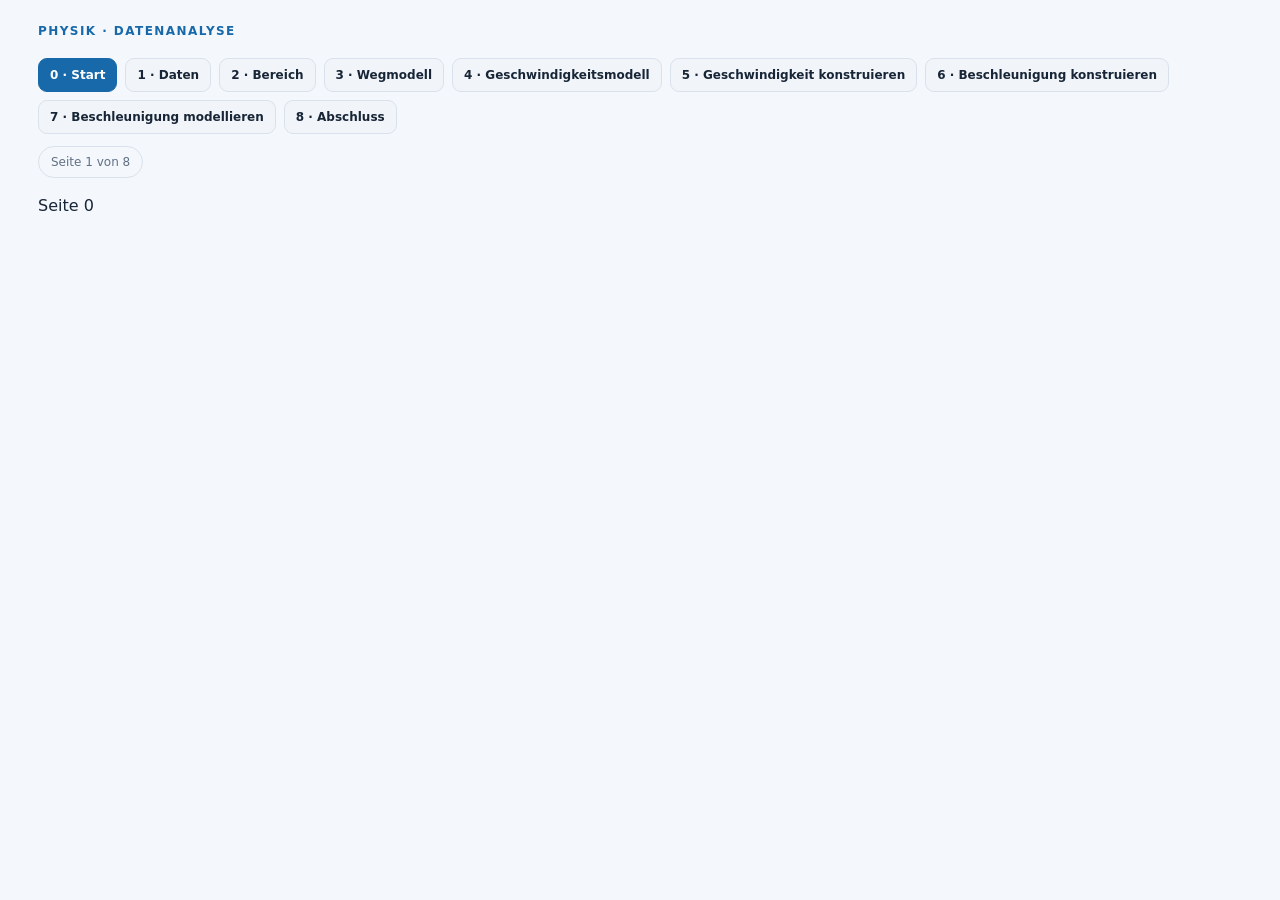
<file: kinetik/index.html>
<!doctype html>
<html lang="de">

  <head>
    <meta charset="utf-8">
    <meta name="viewport" content="width=device-width, initial-scale=1">
    <link rel="stylesheet" href="style.css">
    <title>Messdatenanalyse – Bewegungen</title>
  </head>
  <body>
    <div id="app">
        <header>
            <div class="eyebrow">Physik · Datenanalyse</div>
            <!--<p class="subtitle">Finde durch eigenes Experimentieren ein mathematisches Modell für deine Messwerte.</p>-->
        </header>
        <nav class="booknav" aria-label="Seiten der Messdatenanalyse">
            <div class="booksteps">
                <div class="bookstep"><button id="goPage0" aria-current="step">0 · Start</button></div>
                <div class="bookstep"><button id="goPage1">1 · Daten</button></div>
                <div class="bookstep"><button id="goPage2">2 · Bereich</button></div>
                <div class="bookstep"><button id="goPage3">3 · Wegmodell</button></div>
                <div class="bookstep"><button id="goPage4">4 · Geschwindigkeitsmodell</button></div>
                <div class="bookstep"><button id="goPage5">5 · Geschwindigkeit konstruieren</button></div>
                <div class="bookstep"><button id="goPage6">6 · Beschleunigung konstruieren</button></div>
                <div class="bookstep"><button id="goPage7">7 · Beschleunigung modellieren</button></div>
                <div class="bookstep"><button id="goPage8">8 · Abschluss</button></div>
            </div>
            <div class="pill" id="pageIndicator">Seite 1 von 8</div>
        </nav>
        <section include-html="page0.html" class="bookpage" id="page0"></section>
        <section include-html="page1.html" class="bookpage" id="page1" hidden></section>
        <section include-html="page2.html" class="bookpage" id="page2" hidden></section>
        <section include-html="page3.html" class="bookpage" id="page3" hidden></section>
        <section include-html="page4.html" class="bookpage" id="page4" hidden></section>
        <section include-html="page5.html" class="bookpage" id="page5" hidden></section>
        <section include-html="page6.html" class="bookpage" id="page6" hidden></section>
        <section include-html="page7.html" class="bookpage" id="page7" hidden></section>
        <section include-html="page8.html" class="bookpage" id="page8" hidden></section>
    </div>
  
    <script>
        function includeHTML() {
            var z, i, elmnt, file, xhttp;
            /* Loop through a collection of all HTML elements: */
            z = document.getElementsByTagName("*");
            for (i = 0; i < z.length; i++) {
            elmnt = z[i];
            /*search for elements with a certain atrribute:*/
            file = elmnt.getAttribute("include-html");
            if (file) {
                /* Make an HTTP request using the attribute value as the file name: */
                xhttp = new XMLHttpRequest();
                xhttp.onreadystatechange = function() {
                if (this.readyState == 4) {
                    if (this.status == 200) {elmnt.innerHTML = this.responseText;}
                    if (this.status == 404) {elmnt.innerHTML = "Page not found.";}
                    /* Remove the attribute, and call this function once more: */
                    elmnt.removeAttribute("include-html");
                    includeHTML();
                }
                }
                xhttp.open("GET", file, true);
                xhttp.send();
                /* Exit the function: */
                return;
            }
            }
        }

        
        (() => {
            const $ = id => document.getElementById(id);

            function showPage(n){
                /* Seite bei Klick auf Navbar anzeigen */
                activePage=n;
                [0,1,2,3,4,5,6,7,8].forEach(i=>{
                $('page'+i).hidden=i!==n;
                if($('goPage'+i))$('goPage'+i).setAttribute('aria-current',i===n?'step':'false');
                });
                $('pageIndicator').textContent=`Seite ${n} von 8`;
                /* Action bei Öffnen einer Seite*/
                //if(n===2)drawRegion();
                //if(n===3)refresh();
                //if(n===4)vRefresh();
                //if(n===5)drawTangent();
                //if(n===6)drawAccelerationConstruction();
                //if(n===7)refreshAccelerationFit();
                //if(n===8)drawSummary();
                window.scrollTo({top:0,behavior:'smooth'});
            }

            // EventListeners - Navbar
            $('goPage0').addEventListener('click',()=>showPage(0));
            $('goPage1').addEventListener('click',()=>showPage(1));
            //$('goPage2').addEventListener('click',()=>{data=allData.slice();showPage(2);});
            $('goPage2').addEventListener('click',()=>showPage(2));
            //$('goPage3').addEventListener('click',()=>{$('applyRegion').click();});
            $('goPage3').addEventListener('click',()=>showPage(3));
            $('goPage4').addEventListener('click',()=>showPage(4));
            $('goPage5').addEventListener('click',()=>showPage(5));
            $('goPage6').addEventListener('click',()=>showPage(6));
            $('goPage7').addEventListener('click',()=>showPage(7));
            $('goPage8').addEventListener('click',()=>showPage(8));

        })();
    </script>
</body>

<script>
  includeHTML();
</script>
</html>
</file>
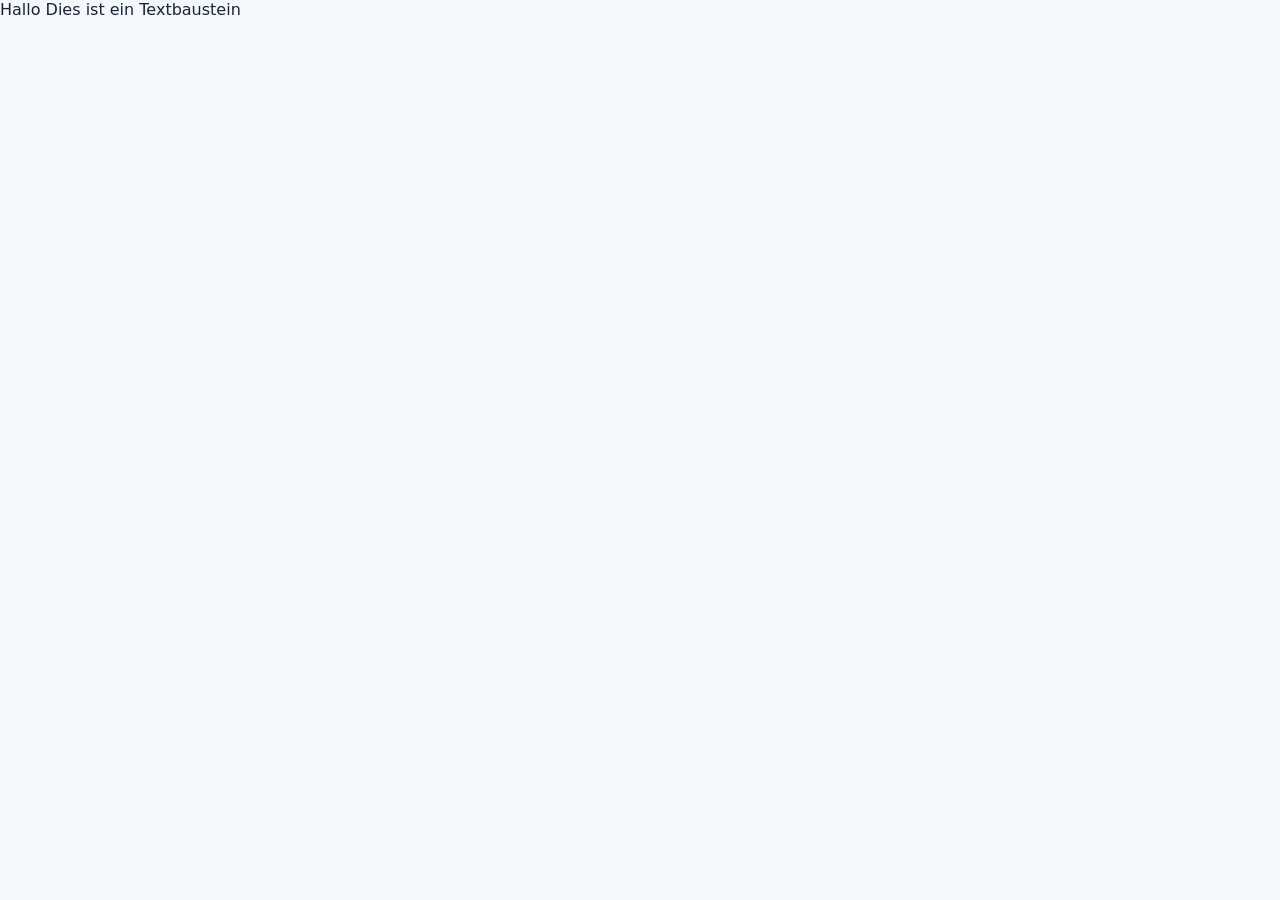
<file: kinetik/01-messdatenanalyse.html>
<html>
  <head>
    <link rel="stylesheet" href="style.css">
  </head>
  <body>
    <div w3-include-html="content.html"></div>
  </body>

<script>
  function includeHTML() {
    var z, i, elmnt, file, xhttp;
    /* Loop through a collection of all HTML elements: */
    z = document.getElementsByTagName("*");
    for (i = 0; i < z.length; i++) {
      elmnt = z[i];
      /*search for elements with a certain atrribute:*/
      file = elmnt.getAttribute("w3-include-html");
      if (file) {
        /* Make an HTTP request using the attribute value as the file name: */
        xhttp = new XMLHttpRequest();
        xhttp.onreadystatechange = function() {
          if (this.readyState == 4) {
            if (this.status == 200) {elmnt.innerHTML = this.responseText;}
            if (this.status == 404) {elmnt.innerHTML = "Page not found.";}
            /* Remove the attribute, and call this function once more: */
            elmnt.removeAttribute("w3-include-html");
            includeHTML();
          }
        }
        xhttp.open("GET", file, true);
        xhttp.send();
        /* Exit the function: */
        return;
      }
    }
  }
</script>
<script>
  includeHTML();
</script>
</html>
</file>
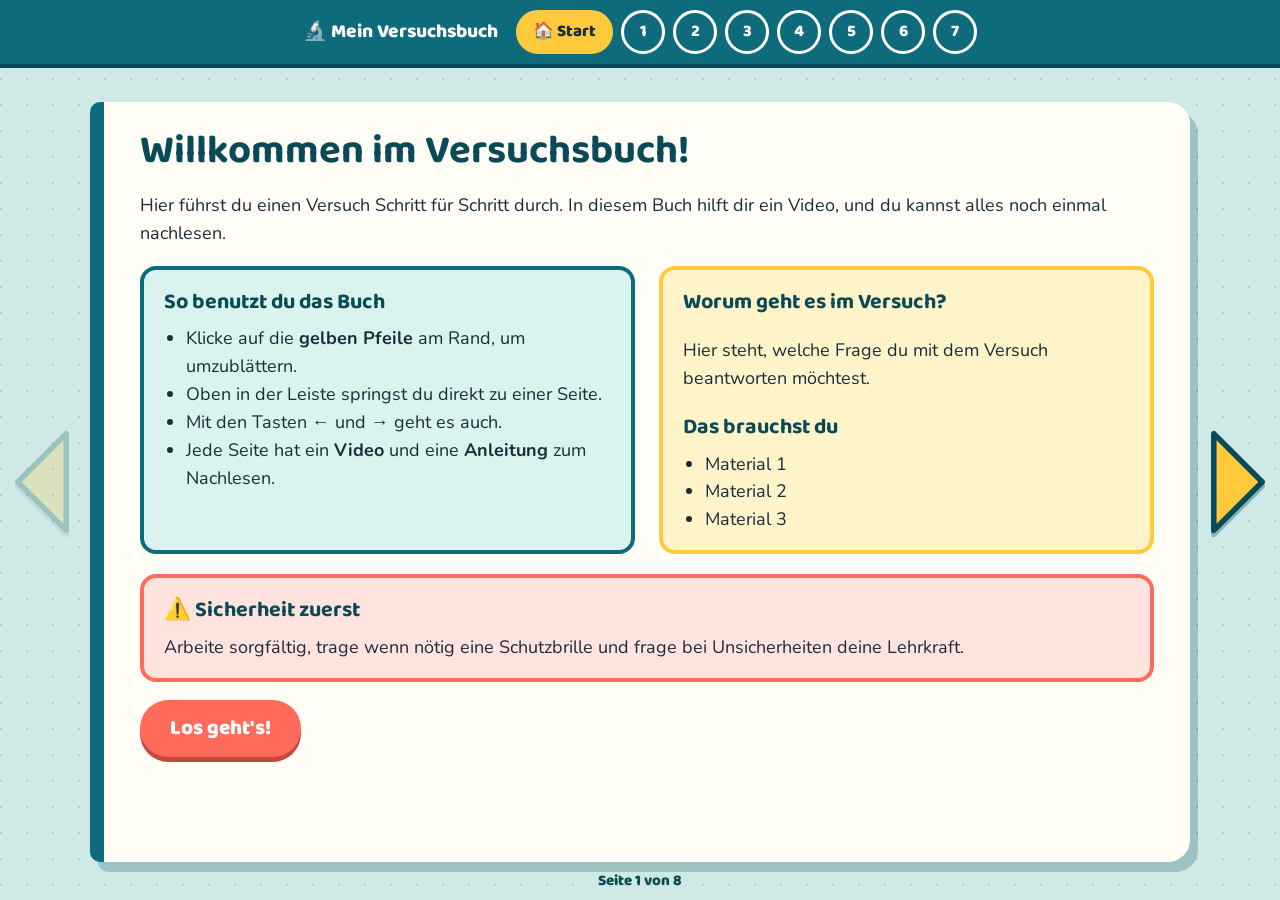
<file: Magnetismus/MagneteTeilen/versuchsbuch-vorlage-leer 2.html>
<!DOCTYPE html>
<html lang="de">
<head>
<meta charset="utf-8">
<meta name="viewport" content="width=device-width, initial-scale=1">
<title>Mein Versuchsbuch – Naturwissenschaften</title>
<link href="https://fonts.googleapis.com/css2?family=Baloo+2:wght@600;800&family=Nunito:wght@500;700&display=swap" rel="stylesheet">
<style>
:root{
  --teal:#0e6b7c; --teal-dark:#094a57; --sun:#ffc93c; --coral:#ff6b5b; --mint:#d9f3ee;
  --paper:#fffdf6; --ink:#1d2b3a; --desk:#cfeae6;
  --head:"Baloo 2","Arial Rounded MT Bold","Trebuchet MS",sans-serif;
  --body:"Nunito","Trebuchet MS",Verdana,sans-serif;
}
*{box-sizing:border-box}
html,body{height:100%;margin:0}
body{font-family:var(--body);color:var(--ink);background:var(--desk);
  background-image:radial-gradient(circle at 1px 1px,rgba(14,107,124,.18) 1.5px,transparent 0);background-size:26px 26px;
  display:flex;flex-direction:column;font-size:18px;line-height:1.55}

/* Navigation */
nav{background:var(--teal);padding:10px 14px;display:flex;gap:8px;align-items:center;justify-content:center;flex-wrap:wrap;box-shadow:0 4px 0 var(--teal-dark)}
nav .title{font-family:var(--head);font-weight:800;color:#fff;margin-right:10px;font-size:1.2rem}
nav button{font:inherit;font-family:var(--head);font-weight:800;font-size:1.05rem;min-width:44px;height:44px;padding:0 14px;border:3px solid #fff;border-radius:999px;background:transparent;color:#fff;cursor:pointer}
nav button:hover{background:rgba(255,255,255,.2)}
nav button[aria-current="page"]{background:var(--sun);color:var(--ink);border-color:var(--sun)}
button:focus-visible{outline:4px solid var(--coral);outline-offset:3px}

/* Buch */
main{flex:1;position:relative;display:flex;align-items:center;justify-content:center;padding:18px 90px;min-height:0}
.book{width:100%;max-width:1150px;height:100%;max-height:760px;background:var(--paper);border-radius:10px 22px 22px 10px;
  border-left:14px solid var(--teal);box-shadow:8px 10px 0 rgba(9,74,87,.25);overflow:auto;position:relative}
.page{display:none;padding:26px 36px 36px}
.page.active{display:block;animation:turn .35s ease-out}
@keyframes turn{from{opacity:0;transform:translateX(var(--dir,30px))}to{opacity:1;transform:none}}
@media (prefers-reduced-motion:reduce){.page.active{animation:none}}

h1,h2{font-family:var(--head);margin:0 0 .3em;line-height:1.15;color:var(--teal-dark)}
h1{font-size:2.5rem} h2{font-size:1.9rem}
.badge{display:inline-flex;align-items:center;justify-content:center;width:52px;height:52px;border-radius:50%;background:var(--coral);color:#fff;font-family:var(--head);font-weight:800;font-size:1.7rem;margin-right:12px;vertical-align:middle}
.step-head{display:flex;align-items:center;margin-bottom:16px}
.step-head h2{margin:0}

/* Schrittseiten */
.cols{display:grid;grid-template-columns:1.25fr 1fr;gap:26px;align-items:start}
.video-box{position:relative;background:var(--ink);border-radius:16px;border:4px solid var(--teal);overflow:hidden;aspect-ratio:16/9}
.video-box video{width:100%;height:100%;display:block;background:#000}
.video-box .empty{position:absolute;inset:0;display:flex;flex-direction:column;align-items:center;justify-content:center;color:#fff;font-family:var(--head);font-size:1.3rem;gap:6px;pointer-events:none}
.video-box .empty span{font-size:3rem}
.video-box.has-src .empty{display:none}
.todo{background:var(--mint);border-radius:16px;border:4px dashed var(--teal);padding:16px 22px;min-height:200px}
.todo h3{font-family:var(--head);margin:0 0 6px;font-size:1.35rem;color:var(--teal-dark)}
.todo ol{margin:0;padding-left:1.3em}
.todo li{margin-bottom:.5em}
.todo li::marker{color:var(--coral);font-weight:800}
.todo p.hint{color:#4a6a70;font-style:italic;margin:0}

.cols.no-video{grid-template-columns:1fr}
.safety{background:#ffe3df;border-radius:16px;border:4px solid var(--coral);padding:14px 22px;margin-top:18px}
.cols .safety{margin-top:16px}
.safety h3{font-family:var(--head);margin:0 0 6px;font-size:1.35rem;color:#a8342a}
.safety ul{margin:0;padding-left:1.2em}
.side{display:flex;flex-direction:column}
.side .todo{min-height:0}

/* Startseite */
.intro{display:grid;grid-template-columns:1fr 1fr;gap:24px}
.card{border-radius:16px;padding:16px 20px;border:4px solid var(--teal)}
.card.sun{background:#fff3c9;border-color:var(--sun)}
.card.mint{background:var(--mint)}
.card h3{font-family:var(--head);margin:0 0 6px;font-size:1.35rem;color:var(--teal-dark)}
.card ul,.card ol{margin:0;padding-left:1.2em}
.start-btn{margin-top:18px;font-family:var(--head);font-weight:800;font-size:1.3rem;background:var(--coral);color:#fff;border:0;border-radius:999px;padding:12px 30px;cursor:pointer;box-shadow:0 5px 0 #c24a3d}
.start-btn:active{transform:translateY(3px);box-shadow:0 2px 0 #c24a3d}

/* Pfeile */
.arrow{position:absolute;top:50%;transform:translateY(-50%);width:68px;height:110px;border:0;background:none;cursor:pointer;padding:0}
.arrow svg{width:100%;height:100%;filter:drop-shadow(0 4px 0 rgba(9,74,87,.35));transition:transform .15s}
.arrow polygon{fill:var(--sun);stroke:var(--teal-dark);stroke-width:5;stroke-linejoin:round}
.arrow:hover svg{transform:scale(1.12)}
.arrow:disabled{opacity:.25;cursor:default}.arrow:disabled svg{transform:none}
.arrow.prev{left:8px}.arrow.next{right:8px}
.counter{position:absolute;bottom:6px;left:0;right:0;text-align:center;font-family:var(--head);font-weight:800;color:var(--teal-dark);font-size:.95rem;pointer-events:none}

@media (max-width:820px){
  body{font-size:16px}
  main{padding:10px 48px}
  .arrow{width:42px;height:76px}.arrow.prev{left:2px}.arrow.next{right:2px}
  .cols,.intro{grid-template-columns:1fr}
  .page{padding:18px 18px 28px}h1{font-size:1.9rem}h2{font-size:1.5rem}
  nav .title{width:100%;text-align:center;margin:0}
}
</style>
</head>
<body>

<nav id="nav" aria-label="Seitennavigation"><span class="title">🔬 Mein Versuchsbuch</span></nav>

<main>
  <button class="arrow prev" id="prev" aria-label="Vorherige Seite"><svg viewBox="0 0 60 100"><polygon points="52,6 52,94 8,50"/></svg></button>

  <div class="book" id="book">

    <!-- ===== SEITE 0: START ===== -->
    <section class="page" data-title="Start">
      <h1>Willkommen im Versuchsbuch!</h1>
      <p>Hier führst du einen Versuch Schritt für Schritt durch. In diesem Buch hilft dir ein Video, und du kannst alles noch einmal nachlesen.</p>
      <div class="intro">
        <div class="card mint">
          <h3>So benutzt du das Buch</h3>
          <ul>
            <li>Klicke auf die <b>gelben Pfeile</b> am Rand, um umzublättern.</li>
            <li>Oben in der Leiste springst du direkt zu einer Seite.</li>
            <li>Mit den Tasten ← und → geht es auch.</li>
            <li>Jede Seite hat ein <b>Video</b> und eine <b>Anleitung</b> zum Nachlesen.</li>
          </ul>
        </div>
        <div class="card sun">
          <h3>Worum geht es im Versuch?</h3>
          <!-- HIER: Beschreibung des Versuchs und der Fragestellung eintragen -->
          <p>Hier steht, welche Frage du mit dem Versuch beantworten möchtest.</p>
          <h3>Das brauchst du</h3>
          <!-- HIER: Materialliste anpassen -->
          <ul><li>Material 1</li><li>Material 2</li><li>Material 3</li></ul>
        </div>
      </div>
      <div class="card" style="margin-top:20px;background:#ffe3df;border-color:var(--coral)">
        <h3>⚠️ Sicherheit zuerst</h3>
        <!-- HIER: Sicherheitshinweise anpassen -->
        <p style="margin:0">Arbeite sorgfältig, trage wenn nötig eine Schutzbrille und frage bei Unsicherheiten deine Lehrkraft.</p>
      </div>
      <button class="start-btn" data-go="1">Los geht's!</button>
    </section>

    <!-- ===== SEITEN 1–7: ARBEITSSCHRITTE (werden per Skript erzeugt) ===== -->
  </div>

  <button class="arrow next" id="next" aria-label="Nächste Seite"><svg viewBox="0 0 60 100"><polygon points="8,6 8,94 52,50"/></svg></button>
  <div class="counter" id="counter"></div>
</main>

<script>
/* =====================================================================
   HIER BEARBEITEN: Für jeden der 7 Arbeitsschritte
   - title:      Überschrift der Seite
   - mitVideo:   true = Seite hat ein Video, false = Seite ohne Video
   - video:      Pfad oder Link zum Video (z. B. "videos/schritt1.mp4"),
                 wird nur genutzt, wenn mitVideo true ist
   - steps:      Liste der Arbeitsschritte (Text, HTML wie <b> ist erlaubt)
   - sicherheit: Liste der Sicherheitsanweisungen (leer lassen = kein Kasten)
   ===================================================================== */
const SCHRITTE = [
  { title: "Schritt 1", mitVideo: true, video: "", steps: [], sicherheit: [] },
  { title: "Schritt 2", mitVideo: true, video: "", steps: [], sicherheit: [] },
  { title: "Schritt 3", mitVideo: true, video: "", steps: [], sicherheit: [] },
  { title: "Schritt 4", mitVideo: true, video: "", steps: [], sicherheit: [] },
  { title: "Schritt 5", mitVideo: true, video: "NW-MagneteTeilen.mp4", steps: ["Hier sollen keine Sicherheitshinweise angezeigt werden."], sicherheit: [] },
  { title: "Schritt 6", mitVideo: true, video: "NW-MagneteTeilen.mp4", steps: ["Dieser Schritt ist wichtig", "Dieser Schritt ist wichtiger"], sicherheit: ["Wir achten auf Sicherheit"] },
  { title: "Schritt 7", mitVideo: false, video: "", steps: [], sicherheit: [] }
];

const book = document.getElementById('book');
const nav = document.getElementById('nav');

SCHRITTE.forEach((s, i) => {
  const sec = document.createElement('section');
  sec.className = 'page';
  sec.dataset.title = String(i + 1);
  const mitVideo = s.mitVideo !== false;
  const list = s.steps.length
    ? '<ol>' + s.steps.map(t => '<li>' + t + '</li>').join('') + '</ol>'
    : '<p class="hint">Hier stehen die Anweisungen für diesen Arbeitsschritt.</p>';
  const safety = (s.sicherheit && s.sicherheit.length)
    ? '<div class="safety"><h3>⚠️ Sicherheit</h3><ul>' + s.sicherheit.map(t => '<li>' + t + '</li>').join('') + '</ul></div>'
    : '';
  const video = mitVideo
    ? '<div class="video-box' + (s.video ? ' has-src' : '') + '">' +
        '<video controls preload="metadata"' + (s.video ? ' src="' + s.video + '"' : '') + '></video>' +
        '<div class="empty"><span>🎬</span>Hier kommt das Video</div></div>'
    : '';
  sec.innerHTML =
    '<div class="step-head"><span class="badge">' + (i + 1) + '</span><h2>' + s.title + '</h2></div>' +
    '<div class="cols' + (mitVideo ? '' : ' no-video') + '">' + video +
      '<div class="side"><div class="todo"><h3>Das machst du jetzt:</h3>' + list + '</div>' + safety + '</div>' +
    '</div>';
  book.appendChild(sec);
});

const pages = [...book.querySelectorAll('.page')];
const prev = document.getElementById('prev'), next = document.getElementById('next');
const counter = document.getElementById('counter');
let cur = 0;

pages.forEach((p, i) => {
  const b = document.createElement('button');
  b.textContent = i === 0 ? '🏠 Start' : p.dataset.title;
  b.setAttribute('aria-label', i === 0 ? 'Startseite' : 'Schritt ' + (i));
  b.onclick = () => go(i);
  nav.appendChild(b);
});
const navBtns = [...nav.querySelectorAll('button')];

function go(n, fromHash) {
  n = Math.max(0, Math.min(pages.length - 1, n));
  book.style.setProperty('--dir', n < cur ? '-30px' : '30px');
  pages[cur].querySelectorAll('video').forEach(v => v.pause());
  cur = n;
  pages.forEach((p, i) => p.classList.toggle('active', i === n));
  navBtns.forEach((b, i) => i === n ? b.setAttribute('aria-current', 'page') : b.removeAttribute('aria-current'));
  prev.disabled = n === 0;
  next.disabled = n === pages.length - 1;
  counter.textContent = 'Seite ' + (n + 1) + ' von ' + pages.length;
  book.scrollTop = 0;
  if (!fromHash) { try { history.replaceState(null, '', '#seite' + n); } catch (e) {} }
}
prev.onclick = () => go(cur - 1);
next.onclick = () => go(cur + 1);
document.querySelectorAll('[data-go]').forEach(b => b.onclick = () => go(+b.dataset.go));
document.addEventListener('keydown', e => {
  if (e.key === 'ArrowLeft') go(cur - 1);
  if (e.key === 'ArrowRight') go(cur + 1);
});
const m = /seite(\d+)/.exec(location.hash);
go(m ? +m[1] : 0, true);
</script>
</body>
</html>
</file>
<file: kinetik/style.css>
:root { color-scheme: light dark; --bg: light-dark(#f4f7fb,#111923); --panel: light-dark(#ffffff,#1a2633); --panel2: light-dark(#f1f5f9,#202f3e); --text: light-dark(#172536,#edf4fb); --muted: light-dark(#607184,#a8bacb); --line: light-dark(#d9e2ec,#344657); --blue: light-dark(#1769aa,#72baff); --blue2: light-dark(#e7f2fc,#173a56); --orange: #e58a35; --green: #26966c; }
* { box-sizing: border-box; }
body { margin:0; font-family: Inter, ui-sans-serif, system-ui, -apple-system, Segoe UI, sans-serif; background:var(--bg); color:var(--text); }
#app { min-height:100vh; width:100%; background:var(--bg); border-radius:0; padding:24px clamp(14px,3vw,38px) 34px; }
header { max-width:1440px; margin:0 auto 20px; display:flex; justify-content:space-between; align-items:flex-start; gap:16px; }
.eyebrow { color:var(--blue); font-size:12px; font-weight:800; letter-spacing:.12em; text-transform:uppercase; }
h1 { margin:5px 0 4px; font-size:clamp(24px,3vw,34px); letter-spacing:-.035em; }
.subtitle { margin:0; color:var(--muted); font-size:14px; }
.pill { border:1px solid var(--line); border-radius:999px; padding:8px 12px; color:var(--muted); font-size:12px; white-space:nowrap; }
.layout { max-width:1440px; margin:auto; display:grid; grid-template-columns:320px minmax(0,1fr); gap:18px; align-items:start; }
.panel { background:var(--panel); border:1px solid var(--line); border-radius:16px; padding:18px; box-shadow:0 5px 20px #00000008; }
.panel h2 { font-size:15px; margin:0 0 14px; letter-spacing:-.01em; }
.section { padding-bottom:17px; margin-bottom:17px; border-bottom:1px solid var(--line); }
.section:last-child { border:0; margin:0; padding:0; }
.label { display:block; font-size:12px; color:var(--muted); font-weight:700; margin-bottom:8px; }
.filebox { border:1px dashed var(--line); border-radius:12px; background:var(--panel2); padding:14px; }
.filebox input { width:100%; font-size:12px; color:var(--muted); }
.hint { font-size:11px; line-height:1.5; color:var(--muted); margin:8px 0 0; }
.status { margin-top:10px; font-size:12px; color:var(--green); min-height:18px; }
button, select { font:inherit; }
button { border:1px solid var(--line); border-radius:9px; padding:9px 11px; color:var(--text); background:var(--panel2); cursor:pointer; font-size:12px; font-weight:700; }
button:hover { border-color:var(--blue); }
button.primary { color:white; background:#1769aa; border-color:#1769aa; }
button:focus-visible, input:focus-visible, select:focus-visible { outline:3px solid #63a9e8; outline-offset:2px; }
.buttonrow { display:flex; gap:8px; flex-wrap:wrap; margin-top:10px; }
select { width:100%; border:1px solid var(--line); border-radius:9px; padding:10px; color:var(--text); background:var(--panel2); }
.model-equation { background:var(--blue2); border-radius:11px; padding:13px; margin:12px 0; }
.model-equation .small { font-size:10px; color:var(--muted); text-transform:uppercase; font-weight:800; letter-spacing:.1em; }
#equation { font-family:Georgia,serif; font-size:clamp(18px,2vw,23px); font-weight:700; margin-top:6px; overflow-wrap:anywhere; }
.param { margin:14px 0 17px; }
.paramtop { display:flex; align-items:center; justify-content:space-between; margin-bottom:7px; font-size:13px; }
.paramtop strong { font-family:ui-monospace,monospace; color:var(--blue); font-size:14px; }
input[type=range] { width:100%; accent-color:var(--blue); cursor:pointer; }
.rangeends { display:flex; justify-content:space-between; font-size:10px; color:var(--muted); margin-top:2px; }
.main { display:grid; gap:18px; min-width:0; }
.chartpanel { padding:16px 18px 12px; }
.charthead { display:flex; justify-content:space-between; align-items:center; gap:12px; margin-bottom:8px; }
.charthead h2 { margin:0; }
.legend { display:flex; gap:14px; flex-wrap:wrap; font-size:11px; color:var(--muted); }
.key { display:inline-flex; gap:6px; align-items:center; }
.dot { width:9px; height:9px; border-radius:50%; background:var(--orange); }
.linekey { width:18px; height:3px; background:var(--blue); border-radius:2px; }
svg { width:100%; height:auto; display:block; overflow:hidden; }
.axislabel { fill:var(--muted); font-size:12px; }
.gridline { stroke:var(--line); stroke-width:1; }
.axis { stroke:var(--muted); stroke-width:1.4; }
.tick { fill:var(--muted); font-size:10px; }
.point { fill:var(--orange); stroke:var(--panel); stroke-width:1.5; }
.curve { fill:none; stroke:var(--blue); stroke-width:3; stroke-linecap:round; stroke-linejoin:round; }
.velocitycurve { fill:none; stroke:var(--green); stroke-width:3; stroke-linecap:round; stroke-linejoin:round; }
.velocitypoint { fill:var(--green); stroke:var(--panel); stroke-width:1.5; }
.chartnote { color:var(--muted); font-size:11px; margin:4px 0 0; }
.bottomgrid { display:grid; grid-template-columns:minmax(0,1.1fr) minmax(250px,.9fr); gap:18px; }
.tablewrap { overflow:auto; max-height:230px; border:1px solid var(--line); border-radius:10px; }
table { border-collapse:collapse; width:100%; font-size:12px; }
th,td { text-align:right; padding:8px 10px; border-bottom:1px solid var(--line); white-space:nowrap; }
th { position:sticky; top:0; background:var(--panel2); color:var(--muted); font-weight:700; }
th:first-child,td:first-child { text-align:left; }
.metric { display:flex; justify-content:space-between; padding:9px 0; border-bottom:1px solid var(--line); font-size:12px; gap:12px; }
.metric:last-child { border:0; }
.metric span { color:var(--muted); }
.callout { font-size:12px; color:var(--muted); line-height:1.55; background:var(--panel2); border-radius:10px; padding:12px; margin-top:12px; }
.booknav { max-width:1440px; margin:0 auto 18px; display:flex; align-items:center; justify-content:space-between; gap:12px; flex-wrap:wrap; }
.booksteps { display:flex; gap:8px; flex-wrap:wrap; }
.bookstep { display:flex; align-items:center; gap:8px; }
.bookstep button[aria-current="step"] { background:var(--blue); color:white; border-color:var(--blue); }
.pageintro { max-width:1440px; margin:0 auto 16px; }
.bookpage { max-width:1440px; margin:0 auto; }
.bookpage[hidden] { display:none !important; }
.pagecard { background:var(--panel); border:1px solid var(--line); border-radius:16px; padding:clamp(18px,3vw,30px); }
.pageactions { display:flex; justify-content:space-between; gap:10px; margin-top:18px; flex-wrap:wrap; }
.regionchart { touch-action:pan-y; cursor:crosshair; }
.regionline { stroke:#d45b52; stroke-width:3; stroke-dasharray:7 5; cursor:ew-resize; }
.regionhandle { fill:#d45b52; stroke:white; stroke-width:2; cursor:ew-resize; }
.regionlabel { fill:var(--text); font-size:13px; font-weight:700; }
footer { max-width:1440px; margin:18px auto 0; text-align:center; color:var(--muted); font-size:10px; }
@media(max-width:640px) { .layout { grid-template-columns:1fr; } .bottomgrid { grid-template-columns:1fr; } header { flex-direction:column; } }

.taskbox { margin:16px 0; padding:16px 18px; border:1px solid var(--border); border-left:5px solid var(--orange); border-radius:14px; background:color-mix(in srgb,var(--orange) 7%,var(--panel)); }
.taskbox h3 { margin:0 0 8px; font-size:1rem; }
.taskbox ol,.taskbox ul { margin:8px 0 0 1.2rem; padding:0; }
.taskbox li { margin:6px 0; }
.sicherung { margin:16px 0; padding:16px 18px; border:1px solid color-mix(in srgb,var(--green) 45%,var(--border)); border-radius:14px; background:color-mix(in srgb,var(--green) 8%,var(--panel)); }
.sicherung h3 { margin:0 0 6px; color:var(--green); }
.response-field { width:100%; min-height:76px; margin-top:10px; resize:vertical; }
.report-equations { display:grid; grid-template-columns:repeat(3,minmax(0,1fr)); gap:12px; margin:16px 0; }
.report-equations .model-equation { margin:0; }
.report-answers { margin-top:18px; }
.report-answer { padding:12px 0; border-bottom:1px solid var(--border); }
.report-answer strong { display:block; margin-bottom:5px; }
.report-answer div { white-space:pre-wrap; min-height:1.4em; }
@media(max-width:850px){.report-equations{grid-template-columns:1fr;}}
@media print {
 body { background:#fff !important; color:#111 !important; }
 header,.booknav,#page8Back,#restartAnalysis,#downloadPdf,.no-print { display:none !important; }
 .bookpage { display:none !important; }
 #page8 { display:block !important; }
 #page8 .pagecard,.panel { box-shadow:none !important; border-color:#bbb !important; }
 #page8 .bottomgrid { grid-template-columns:1fr 1fr !important; }
 .model-equation,.callout,.report-answer { break-inside:avoid; }
 svg { max-height:240px; }
 @page { size:A4; margin:12mm; }
}
</file>
